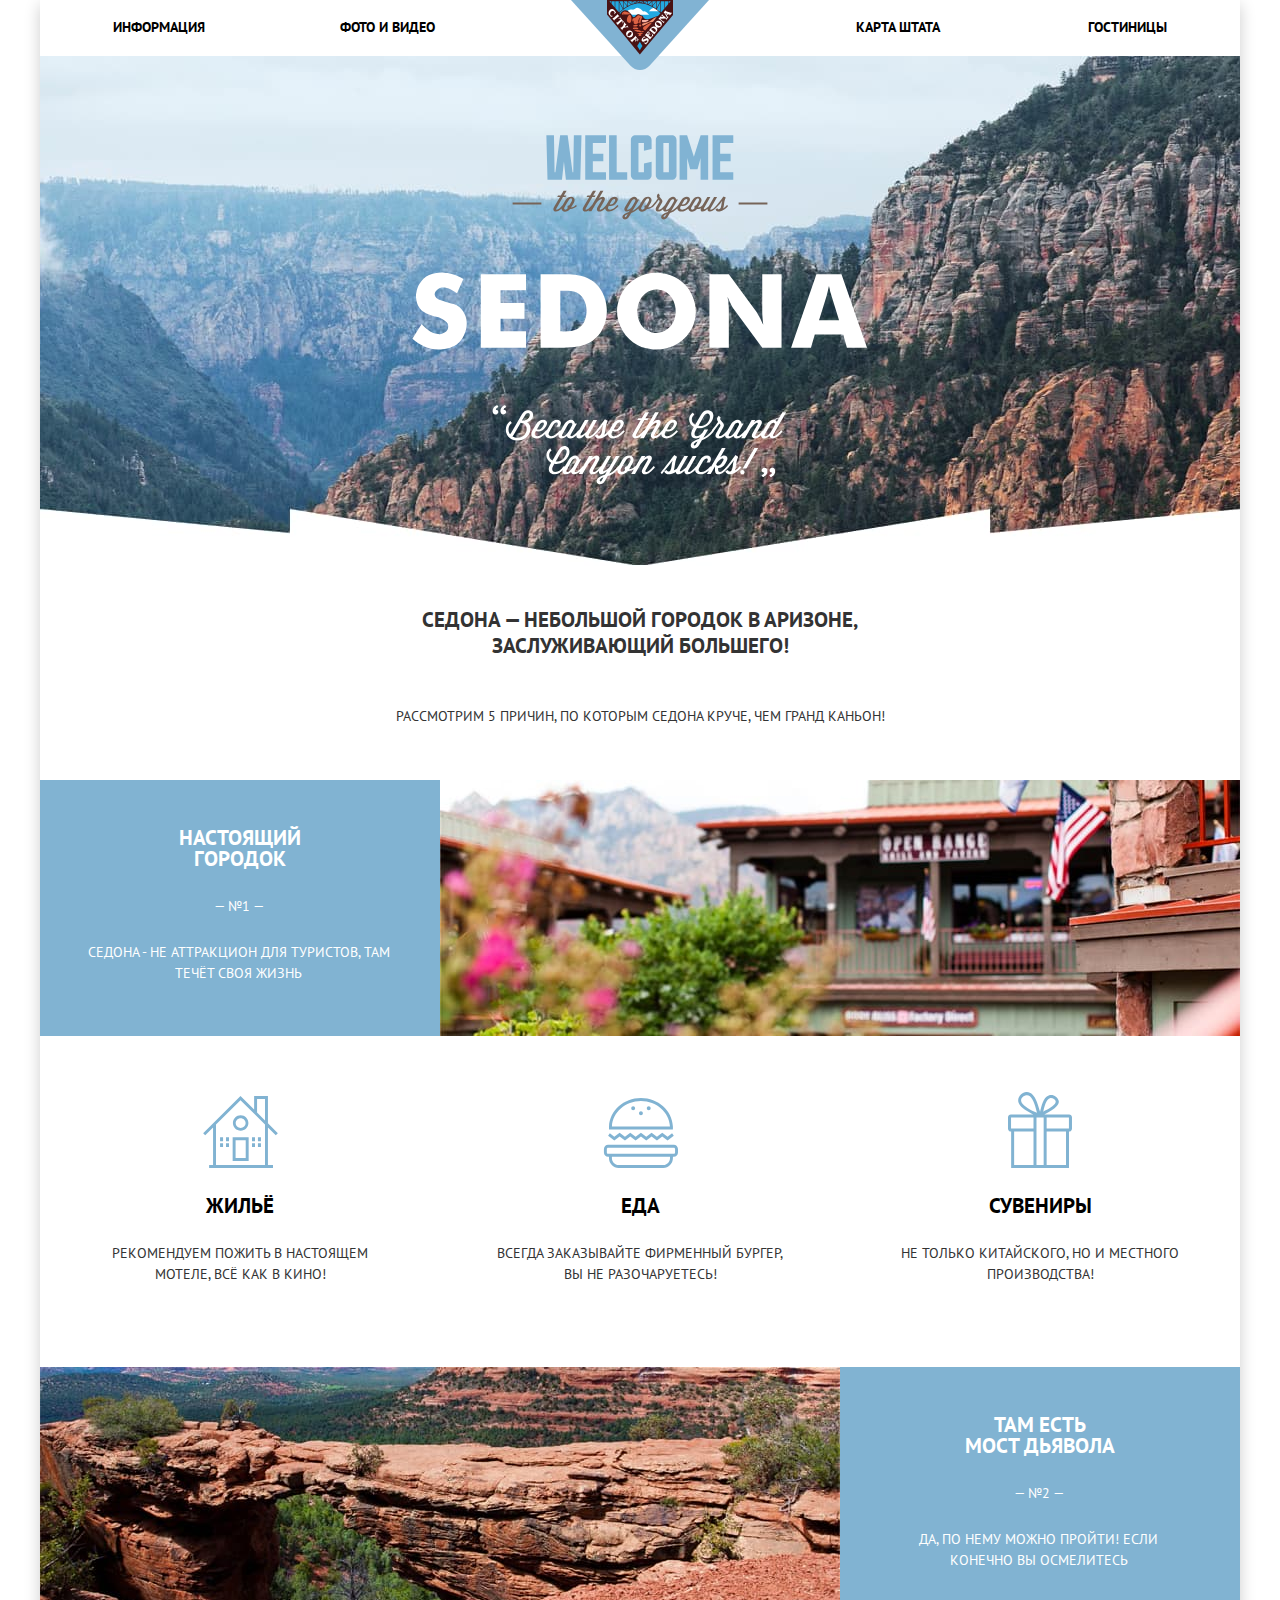
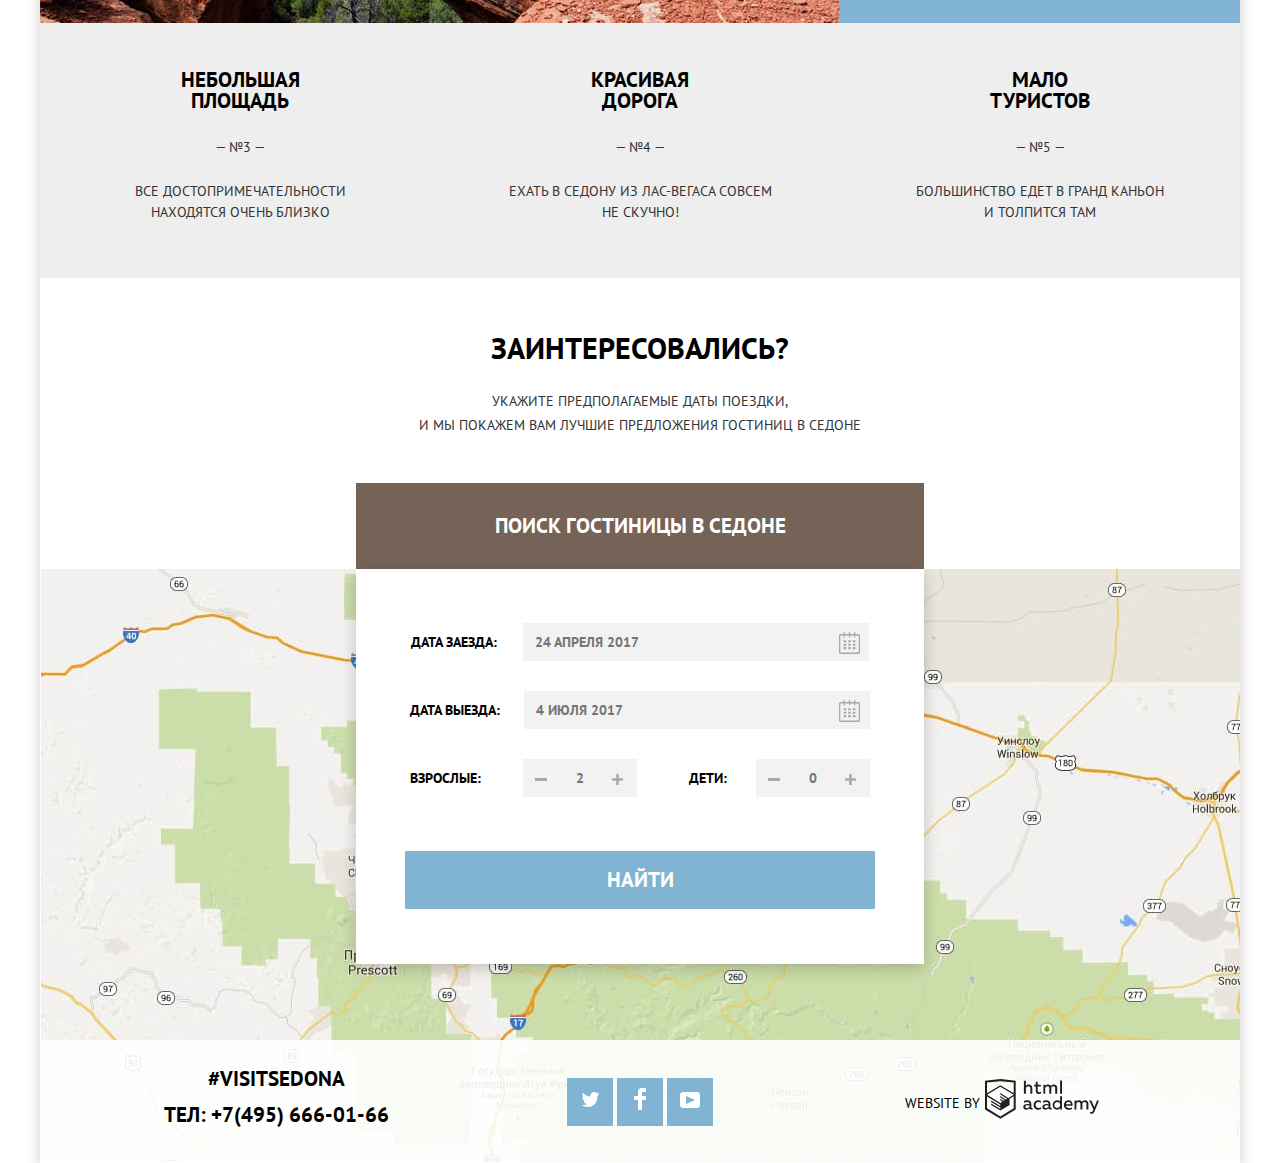
<file: index.html>
<!DOCTYPE html>
<html class="page" lang="ru">
  <head>
    <meta charset="utf-8">
    <title>HTML Academy: Седона</title>
    <link href="favicon.ico" rel="icon">
    <link href="img/favicon/favicon.svg" rel="icon" type="image/svg+xml">
    <link href="img/favicon/apple.png" rel="apple-touch-icon">
    <link href="manifest.webmanifest" rel="manifest">
    <link href="css/normalize.css" rel="stylesheet">
    <link href="css/style.min.css" rel="stylesheet"> 
  </head>

  <body class="page-body">
    
    <header class="main-header">
      <nav class="main-navigation">
        <a class="header-logo-center">
          <img src="img/logo.svg" alt="логотип Седоны" width="138" height="70">
        </a>
        <ul class="site-navigation">
          <li class="item-navigation">
            <a class="link-nav" href="blank.html">Информация</a>
          </li>
          <li class="item-navigation">
            <a class="link-nav" href="blank.html">Фото и видео</a>
          </li>
          <li class="item-navigation">
            <a class="link-nav" href="blank.html">Карта штата</a>
          </li>
          <li class="item-navigation">
            <a class="link-nav" href="catalog.html">Гостиницы</a>
          </li>
        </ul>
      </nav>
    </header>

    <main class="container">

      <section class="features">
        <div class="slide">
          <img class="slick" src="img/welcome-sedona.svg" alt="приветственный текст" width="456" height="350">
          <img src="img/background-with-shape.jpg" alt="слайдер" width="1200" height="510">
        </div>
        <h1 class="features-caption">Седона — небольшой городок в Аризоне,<br>заслуживающий большего!</h1>
        <h2>Рассмотрим 5 причин, по которым Седона круче, чем гранд каньон!</h2>
        <ol class="features-list features-wrapper"> 
          <li class="feature-item feature-item--native-city">
            <div class="feature-block">
              <div class="feature-text">
                <h3>Настоящий<br>городок</h3>
                <p>— №1 —</p>
                <p>Седона - не аттракцион для туристов, там течёт своя жизнь</p>
              </div>   
              <img class="feature-image" src="img/try-house.jpg" alt="традиционный дом" width="800" height="256">
            </div>    
            <ul class="feature-wrapper">
              <li class="feature-item">    
                <img src="img/icon-home.svg" alt="дом" width="75" height="72">
                <h3>Жильё</h3>
                <p>Рекомендуем пожить в настоящем<br> мотеле, всё как в кино!</p>
              </li>
              <li class="feature-item">
                <img src="img/icon-food.svg" alt="бургер" width="75" height="70">
                <h3>Еда</h3>
                <p>Всегда заказывайте фирменный бургер,<br> вы не разочаруетесь!</p>
              </li>
              <li class="feature-item">
                <img src="img/icon-gift.svg" alt="подарок" width="64" height="77"> 
                <h3>Сувениры</h3>
                <p>Не только китайского, но и местного<br> производства!</p>
              </li>
            </ul>
          </li>  
          <li class="feature-item feature-item--reverse">
            <div class="feature-block feature-block--reverse">
              <img class="feature-image" src="img/gorge.jpg" alt="ущелье" width="800" height="256">
              <div class="feature-text">          
                <h3>Там есть<br> Мост дьявола</h3>
                <p>— №2 —</p>
                <p>Да, по нему можно пройти! Если конечно вы осмелитесь</p>
              </div>  
            </div>
          </li>
          <li class="feature-item feature-item--color">
            <h3>небольшая<br> площадь</h3>
            <p>— №3 —</p>
            <p>все достопримечательности<br> находятся очень близко</p>
          </li>
          <li class="feature-item feature-item--color">
            <h3>красивая<br> дорога</h3>
            <p>— №4 —</p>
            <p>ехать в седону из лас-вегаса совсем<br> не скучно!</p>
          </li>
          <li class="feature-item feature-item--color">
            <h3>мало<br> туристов</h3>
            <p>— №5 —</p>
            <p>большинство едет в гранд каньон<br> и толпится там</p>
          </li>              
        </ol>
      </section>

      <section class="search">
        <p class="search-text">Заинтересовались?</p>
        <p class="search-info">Укажите предполагаемые даты поездки,<br> и мы покажем вам лучшие предложения гостиниц в седоне</p>
        <div class="search-form__wrapper">
        <button class="button" type="button">ПОИСК ГОСТИНИЦЫ В СЕДОНЕ</button>
        <form class="search-form" method="POST">
          <div class="search-form__field search-form__date-in">
            <label for="date-in">Дата заезда:</label>
            <input class="search-form__input" type="text" id="date-in" placeholder="24 апреля 2017">
              <button class="calendar calendar-in" type="button">
                <svg width="21" height="23" viewBox="0 0 21 23" fill="none" xmlns="http://www.w3.org/2000/svg">
                <path fill-rule="evenodd" clip-rule="evenodd" d="M16.406 3.02498H19.251C20.217 3.02498 21 3.84698 21 4.86198V21.164C21 22.179 20.217 23 19.251 23H1.75C0.784 23 0 22.179 0 21.164V4.86198C0 3.84698 0.784 3.02498 1.75 3.02498H4.593V1.64798C4.593 1.26698 4.887 0.958984 5.25 0.958984C5.612 0.958984 5.906 1.26698 5.906 1.64798V3.02498H9.844V1.64798C9.844 1.26698 10.138 0.958984 10.501 0.958984C10.862 0.958984 11.156 1.26698 11.156 1.64798V3.02498H15.094V1.64798C15.094 1.26698 15.387 0.958984 15.75 0.958984C16.112 0.958984 16.406 1.26698 16.406 1.64798V3.02498ZM19.5646 21.484C19.6466 21.3979 19.691 21.2828 19.688 21.164H19.689V4.86198C19.689 4.60898 19.493 4.40298 19.252 4.40298H16.407V5.78098C16.407 6.16198 16.113 6.46998 15.751 6.46998C15.388 6.46998 15.095 6.16198 15.095 5.78098V4.40298H11.157V5.78098C11.157 6.16198 10.863 6.46998 10.502 6.46998C10.139 6.46998 9.845 6.16198 9.845 5.78098V4.40298H5.907V5.78098C5.907 6.16198 5.613 6.46998 5.251 6.46998C4.888 6.46998 4.594 6.16198 4.594 5.78098V4.40298H1.75C1.50263 4.40953 1.30696 4.61458 1.312 4.86198V21.164C1.30696 21.4114 1.50263 21.6164 1.75 21.623H19.251C19.3698 21.6201 19.4826 21.5701 19.5646 21.484Z" fill="#A9A9A9"/>
                <path fill-rule="evenodd" clip-rule="evenodd" d="M4.59399 9.2251H7.21899V11.2911H4.59399V9.2251ZM4.59399 12.6681H7.21899V14.7351H4.59399V12.6681ZM7.21899 16.1121H4.59399V18.1781H7.21899V16.1121ZM9.18799 16.1121H11.813V18.1781H9.18799V16.1121ZM11.813 12.6681H9.18799V14.7351H11.813V12.6681ZM9.18799 9.2251H11.813V11.2911H9.18799V9.2251ZM16.406 16.1121H13.781V18.1781H16.406V16.1121ZM13.781 12.6681H16.406V14.7351H13.781V12.6681ZM16.406 9.2251H13.781V11.2911H16.406V9.2251Z" fill="#A9A9A9"/>
                </svg>              
              </button>
          </div>  
          <div class="search-form__field search-form__date-out">
            <label for="date-out">Дата выезда:</label>
            <input class="search-form__input" type="text" id="date-out" placeholder="4 июля 2017">
              <button class="calendar calendar-out" type="button">
                <svg width="21" height="23" viewBox="0 0 21 23" fill="none" xmlns="http://www.w3.org/2000/svg">
                <path fill-rule="evenodd" clip-rule="evenodd" d="M16.406 3.02498H19.251C20.217 3.02498 21 3.84698 21 4.86198V21.164C21 22.179 20.217 23 19.251 23H1.75C0.784 23 0 22.179 0 21.164V4.86198C0 3.84698 0.784 3.02498 1.75 3.02498H4.593V1.64798C4.593 1.26698 4.887 0.958984 5.25 0.958984C5.612 0.958984 5.906 1.26698 5.906 1.64798V3.02498H9.844V1.64798C9.844 1.26698 10.138 0.958984 10.501 0.958984C10.862 0.958984 11.156 1.26698 11.156 1.64798V3.02498H15.094V1.64798C15.094 1.26698 15.387 0.958984 15.75 0.958984C16.112 0.958984 16.406 1.26698 16.406 1.64798V3.02498ZM19.5646 21.484C19.6466 21.3979 19.691 21.2828 19.688 21.164H19.689V4.86198C19.689 4.60898 19.493 4.40298 19.252 4.40298H16.407V5.78098C16.407 6.16198 16.113 6.46998 15.751 6.46998C15.388 6.46998 15.095 6.16198 15.095 5.78098V4.40298H11.157V5.78098C11.157 6.16198 10.863 6.46998 10.502 6.46998C10.139 6.46998 9.845 6.16198 9.845 5.78098V4.40298H5.907V5.78098C5.907 6.16198 5.613 6.46998 5.251 6.46998C4.888 6.46998 4.594 6.16198 4.594 5.78098V4.40298H1.75C1.50263 4.40953 1.30696 4.61458 1.312 4.86198V21.164C1.30696 21.4114 1.50263 21.6164 1.75 21.623H19.251C19.3698 21.6201 19.4826 21.5701 19.5646 21.484Z" fill="#A9A9A9"/>
                <path fill-rule="evenodd" clip-rule="evenodd" d="M4.59399 9.2251H7.21899V11.2911H4.59399V9.2251ZM4.59399 12.6681H7.21899V14.7351H4.59399V12.6681ZM7.21899 16.1121H4.59399V18.1781H7.21899V16.1121ZM9.18799 16.1121H11.813V18.1781H9.18799V16.1121ZM11.813 12.6681H9.18799V14.7351H11.813V12.6681ZM9.18799 9.2251H11.813V11.2911H9.18799V9.2251ZM16.406 16.1121H13.781V18.1781H16.406V16.1121ZM13.781 12.6681H16.406V14.7351H13.781V12.6681ZM16.406 9.2251H13.781V11.2911H16.406V9.2251Z" fill="#A9A9A9"/>
                </svg>              
              </button>
            </div>
            <div class="old">
              <label for="old">Взрослые:</label>
              <input class="search-form__input input-people" type="text" id="old" placeholder="2">
                <button class="add add-minus-old" type="button">
                  <svg width="12" height="3" viewBox="0 0 12 3" fill="none" xmlns="http://www.w3.org/2000/svg">
                    <rect width="12" height="3" fill="#A9A9A9"/>
                    </svg>                
                </button>
                <button class="add add-plus-old" type="button">
                  <svg width="11" height="11" viewBox="0 0 11 11" fill="none" xmlns="http://www.w3.org/2000/svg">
                  <path fill-rule="evenodd" clip-rule="evenodd" d="M4.23086 6.76932V11H6.76932V6.76932H11V4.23086H6.76932V0H4.23085V4.23086H0V6.76932H4.23086Z" fill="#A9A9A9"/>
                  </svg>                
                </button>
            </div>   
            <div class="child">
              <label for="child">Дети:</label>
              <input class="search-form__input input-people" type="text" id="child" placeholder="0">
                <button class="add add-minus-child" type="button">
                  <svg width="12" height="3" viewBox="0 0 12 3" fill="none" xmlns="http://www.w3.org/2000/svg">
                  <rect width="12" height="3" fill="#A9A9A9"/>
                  </svg> 
                </button>
                <button class="add add-plus-child" type="button">
                  <svg width="11" height="11" viewBox="0 0 11 11" fill="none" xmlns="http://www.w3.org/2000/svg">
                  <path fill-rule="evenodd" clip-rule="evenodd" d="M4.23086 6.76932V11H6.76932V6.76932H11V4.23086H6.76932V0H4.23085V4.23086H0V6.76932H4.23086Z" fill="#A9A9A9"/>
                  </svg>                
                </button> 
              </div>
            <button class="search-form__button" type="submit">Найти</button>
        </form>
        </div>
        <img src="img/map.jpg" alt="карта" width="1199" height="594">
      </section>

      </main>
      
      <footer class="footer">
        <div class="footer-container">
          <div class="footer-contacts">
            <h3 class="visually-hidden">Контакты</h3>
            <p>#visitSEDONA</p>
            <p>ТЕЛ:<a class="footer-phone" href="tel:+74956660166"> +7(495) 666-01-66</a></p>
          </div>
        <div class="footer-social">
          <a class="social-button" href="https://twitter.com">
            <img src="img/icon-twitter.svg"  alt="twitter" width="17" height="15"> 
          </a>
          <a class="social-button" href="https://facebook.com">
            <img src="img/icon-fb.svg"  alt="facebook" width="12" height="22">
          </a>
          <a class="social-button" href="https://youtube.com">
            <img src="img/icon-youtube.svg"  alt="youtube" width="20" height="16">
          </a>
        </div>  
        <p class="footer-copyright">
          <span class="footer-logo__wrapper">Website by
            <a class="footer-logo" href="https://htmlacademy.ru/intensive/htmlcss">
              <svg width="115" height="41" viewBox="0 0 115 41" fill="none" xmlns="http://www.w3.org/2000/svg">
                <path fill-rule="evenodd" clip-rule="evenodd" d="M15.5197 1.05737H15.3509L0 2.71895V31.4945L15.3509 40.8382L30.7018 31.4945V2.71895L15.5197 1.05737ZM77.0183 2.62185H75.0876V15.7311H77.0183V2.62185ZM40.8619 2.63264V7.76843C41.6131 6.9864 42.6386 6.5436 43.7105 6.53843C44.6823 6.47908 45.6329 6.84495 46.3253 7.54479C47.0177 8.24462 47.3866 9.21244 47.3399 10.2068V15.7634H45.367V10.4658C45.4231 9.94897 45.2754 9.43059 44.9566 9.02553C44.6377 8.62047 44.174 8.36218 43.6683 8.3079H43.3518C42.3456 8.36979 41.4321 8.9295 40.9041 9.80764V15.7634H38.8995V2.63264H40.8619ZM77.0183 31.4837H75.2775V30.0595C74.4828 31.1353 73.23 31.7538 71.9119 31.7211C69.4751 31.5528 67.5825 29.4822 67.5825 26.9845C67.5825 24.4867 69.4751 22.4162 71.9119 22.2479C73.1195 22.2052 74.2818 22.7203 75.0771 23.6505V18.3205H77.0183V31.4837ZM47.0656 30.0595C47.263 30.0515 47.4583 30.0152 47.6459 29.9516V31.3866C47.2482 31.5404 46.826 31.6172 46.4009 31.6132C45.6482 31.6769 44.9394 31.2429 44.639 30.5342C43.7036 31.31 42.5302 31.7227 41.3261 31.6995C39.733 31.6995 38.256 30.804 38.256 28.9482C38.256 26.65 40.3661 25.9379 42.1702 25.9379C42.9402 25.9505 43.707 26.0408 44.4596 26.2076V25.884C44.4596 24.805 43.6578 23.9742 42.1491 23.9742C41.0585 23.9764 39.9804 24.2116 38.9839 24.6647V22.8305C40.0678 22.451 41.204 22.2506 42.3495 22.2371C44.8394 22.2371 46.3693 23.4455 46.3693 26.1753V29.4121C46.3546 29.5668 46.401 29.721 46.4981 29.8406C46.5951 29.9601 46.7349 30.035 46.8862 30.0487H47.0656V30.0595ZM40.2711 28.8403C40.298 29.229 40.4761 29.5905 40.7655 29.844C41.055 30.0974 41.4317 30.2217 41.8115 30.189H41.9275C42.8819 30.1906 43.7973 29.8022 44.4702 29.11V27.5779C43.842 27.4414 43.2026 27.3655 42.5605 27.3513C41.5055 27.3513 40.2817 27.7074 40.2817 28.8403H40.2711ZM56.0229 22.9384C55.1962 22.4632 54.2596 22.2246 53.3115 22.2479H52.9422C51.7332 22.2873 50.5891 22.8166 49.7619 23.7192C48.9347 24.6218 48.4923 25.8236 48.5321 27.06V27.5024C48.6957 30.0004 50.805 31.8921 53.2482 31.7318C54.2519 31.7555 55.2477 31.5452 56.1601 31.1168V29.2718C55.3769 29.7215 54.4945 29.9591 53.5963 29.9624C52.5199 30.0288 51.4963 29.4793 50.9385 28.5356C50.3806 27.5918 50.3806 26.4095 50.9385 25.4658C51.4963 24.522 52.5199 23.9725 53.5963 24.039C54.461 24.0357 55.3066 24.2989 56.0229 24.7942V22.9384ZM66.1514 30.0595C66.3488 30.0515 66.5441 30.0152 66.7317 29.9516V31.3866C66.334 31.5404 65.9118 31.6172 65.4867 31.6132C64.734 31.6769 64.0252 31.2429 63.7248 30.5342C62.7894 31.31 61.616 31.7227 60.4119 31.6995C58.8188 31.6995 57.3417 30.804 57.3417 28.9482C57.3417 26.65 59.4518 25.9379 61.256 25.9379C62.0259 25.9505 62.7928 26.0408 63.5454 26.2076V25.884C63.5454 24.805 62.7436 23.9742 61.2349 23.9742C60.1443 23.9764 59.0662 24.2116 58.0697 24.6647V22.8305C59.1536 22.451 60.2897 22.2506 61.4353 22.2371C63.9252 22.2371 65.455 23.4455 65.455 26.1753V29.4121C65.4404 29.5668 65.4868 29.721 65.5838 29.8406C65.6809 29.9601 65.8207 30.035 65.972 30.0487H66.1514V30.0595ZM59.855 29.8481C59.5632 29.5943 59.3837 29.2311 59.3569 28.8403H59.378C59.378 27.7074 60.5385 27.3513 61.6569 27.3513C62.299 27.3655 62.9383 27.4414 63.5665 27.5779V29.11C62.8937 29.8022 61.9782 30.1906 61.0239 30.189H60.9078C60.5263 30.2247 60.1469 30.1019 59.855 29.8481ZM69.3271 26.9305C69.3271 25.2859 70.6308 23.9526 72.239 23.9526L72.2601 24.0066C73.4742 24.0066 74.5742 24.7382 75.0665 25.8732V28.0311C74.5856 29.1871 73.4673 29.9296 72.239 29.9084C70.6308 29.9084 69.3271 28.5752 69.3271 26.9305ZM83.3486 22.2479C86.8408 22.2479 88.0541 25.1395 87.4844 27.7397H80.922C81.1436 29.3582 82.6839 30.0163 84.2876 30.0163C85.2509 30.0196 86.2027 29.8021 87.0729 29.3797V31.1061C86.0736 31.5421 84.9939 31.7519 83.9078 31.7211C81.2385 31.7211 78.8963 30.189 78.8963 26.9521C78.8362 25.7502 79.2482 24.5736 80.0408 23.6841C80.8334 22.7945 81.9408 22.2658 83.1165 22.2155H83.3486V22.2479ZM80.8693 26.1753C80.9704 24.8237 82.1216 23.8104 83.4436 23.9095H83.4858C84.1064 23.8531 84.7196 24.08 85.1612 24.5295C85.6028 24.979 85.8275 25.6051 85.7752 26.24H80.8693V26.1753ZM89.489 31.4621V22.4961H91.2298V23.575C91.9777 22.7197 93.041 22.2229 94.1628 22.2047C95.2951 22.1328 96.3712 22.7163 96.9482 23.7153C97.7407 22.8335 98.8477 22.3161 100.018 22.2803C100.952 22.2327 101.859 22.6011 102.507 23.2901C103.154 23.9792 103.478 24.9213 103.394 25.8732V31.4837H101.39V25.9271C101.437 25.4734 101.306 25.0191 101.024 24.6647C100.743 24.3104 100.336 24.0852 99.8917 24.039H99.6174C98.7512 24.0941 97.9525 24.536 97.4335 25.2474V31.4837H95.4289V25.9271C95.4728 25.47 95.3357 25.0139 95.0481 24.6611C94.7606 24.3082 94.3467 24.088 93.8991 24.0497H93.6881C92.7466 24.1344 91.8915 24.6449 91.3564 25.4416V31.5161H89.5312L89.489 31.4621ZM113.977 22.4745H111.972L109.324 29.2718L106.306 22.4853H104.196L108.417 31.5484L108.237 32.0016C107.72 33.3611 107.003 34.0516 106.053 34.0516C105.75 34.0548 105.447 34.0112 105.156 33.9221V35.6161C105.536 35.7125 105.926 35.7632 106.317 35.7671C107.646 35.7671 108.902 35.0226 109.851 32.6813L113.977 22.4745ZM52.689 6.78658V3.54974L50.7266 4.01369V6.73264H49.144V8.49132H50.7899V12.9905C50.7231 13.817 51.0244 14.6301 51.61 15.2038C52.1955 15.7775 53.0028 16.0505 53.8073 15.9468C54.5996 15.9535 55.3875 15.8259 56.139 15.5692V13.8429C55.5727 14.0781 54.9672 14.199 54.356 14.199C53.2165 14.199 52.689 13.8105 52.689 12.6237V8.5129H55.8541V6.78658H52.689ZM58.3862 15.7526V6.75421H60.1376V7.83316C60.8811 6.97655 61.9403 6.476 63.0601 6.45211C64.1624 6.38099 65.2146 6.93142 65.8032 7.88711C66.5958 7.00534 67.7028 6.48794 68.8734 6.45211C69.8138 6.41462 70.7233 6.79859 71.364 7.50353C72.0046 8.20846 72.3126 9.16418 72.2073 10.1205V15.7418H70.2028V10.1853C70.2499 9.73151 70.1184 9.27721 69.8373 8.92287C69.5561 8.56853 69.1485 8.34334 68.7046 8.29711H68.4619C67.5957 8.35228 66.797 8.7942 66.278 9.50553V15.7418H64.2734V10.1853C64.3206 9.73151 64.1891 9.27721 63.9079 8.92287C63.6268 8.56853 63.2191 8.34334 62.7752 8.29711H62.5326C61.5911 8.38181 60.736 8.89229 60.2009 9.68895V15.7634H58.3862V15.7526ZM28.6972 30.3033L28.7078 30.2968L28.6972 30.3184V30.3033ZM28.6972 18.3205V30.3033L15.3509 38.4321L2.00459 30.3184V18.5147L15.2876 26.6068V28.0311L6.18257 22.5284V23.9418L15.3404 29.5632V31.0629L6.19312 25.4955V26.9521L15.3509 32.5734L24.5826 26.9197V20.8129L28.6972 18.3205ZM28.7078 16.7776L25.0362 18.9355L23.3482 20.0145L15.3087 15.0837V16.4971L22.156 20.7266L22.0083 20.8237L20.9532 21.4063L15.2876 17.9537V19.3995L19.761 22.1184L18.706 22.8413L15.3298 20.7913V22.2047L17.5454 23.5426L15.2982 24.9021L2.11009 16.864L15.3087 8.72869L28.7078 16.7776ZM15.2876 7.27211L28.7078 15.3534V4.56395L15.3615 3.12895L2.01514 4.56395V15.3534L15.2876 7.27211Z" fill="#231F20"/>
              </svg> 
            </a>
          </span> 
        </p>
        </div>  
      </footer>
  
  </body>
</html>
</file>
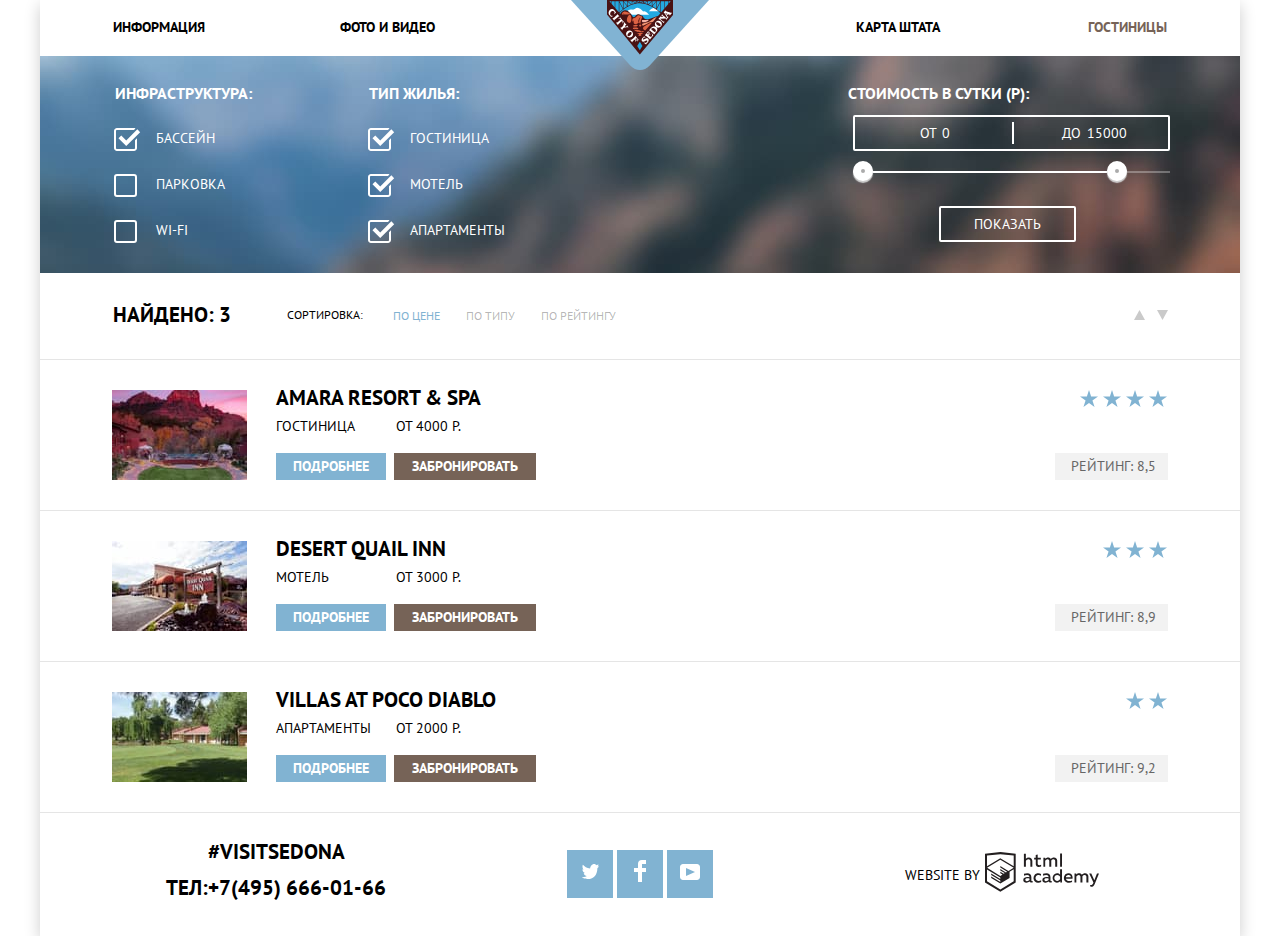
<file: catalog.html>
<!DOCTYPE html>
<html class="page" lang="ru">
  <head>
    <meta charset="utf-8">
    <title>Каталог</title>
    <link href="favicon.ico" rel="icon">
    <link href="img/favicon/favicon.svg" rel="icon" type="image/svg+xml">
    <link href="img/favicon/apple.png" rel="apple-touch-icon">
    <link href="manifest.webmanifest" rel="manifest">
    <link href="css/normalize.css" rel="stylesheet">
    <link href="css/style.min.css" rel="stylesheet">  
  </head>

  <body class="page-body">
    
    <header class="main-header">      
      <nav class="main-navigation">
        <a class="header-logo-center" href="index.html">
          <img src="img/logo.svg" alt="логотип Седоны" width="138" height="70">
        </a>
        <ul class="site-navigation">
          <li class="item-navigation">
            <a class="link-nav" href="blank.html">Информация</a>
          </li>
          <li class="item-navigation">
            <a class="link-nav" href="blank.html">Фото и видео</a>
          </li>
          <li class="item-navigation">
            <a class="link-nav" href="blank.html">Карта штата</a>
          </li>
          <li class="item-navigation">
            <a class="link-nav current" href="#">Гостиницы</a>
          </li>
        </ul>
      </nav>
    </header>

    <main class="container">

    <section class="filters">
      <form class="filters-form" method="GET" action="https://echo.htmlacademy.ru/">
        <fieldset class="filters-form__name">
          <legend class="filters-form__legend">Инфраструктура:</legend>
          <ul>
            <li class="filters-form__block">
              <input class="filters-form__input visually-hidden" type="checkbox"  name="swpool" id="swpool" checked>
              <label class="filters-form__item" for="swpool">Бассейн</label>
            </li>
            <li class="filters-form__block">  
              <input class="filters-form__input visually-hidden" type="checkbox" name="parking" id="parking">
              <label class="filters-form__item" for="parking">Парковка</label>
            </li>
            <li class="filters-form__block">  
              <input class="filters-form__input visually-hidden" type="checkbox" name="wifi" id="wifi">
              <label class="filters-form__item" for="wifi">Wi-Fi</label>
            </li>
          </ul> 
        </fieldset>
        <fieldset class="filters-form__name">
          <legend class="filters-form__legend">Тип жилья:</legend>
          <ul>
            <li class="filters-form__block">
              <input class="filters-form__input visually-hidden" type="checkbox"  name="hotel" id="hotel" checked>
              <label class="filters-form__item" for="hotel">Гостиница</label>
            </li>
            <li class="filters-form__block">
              <input class="filters-form__input visually-hidden" type="checkbox" name="motel" id="motel" checked>
              <label class="filters-form__item" for="motel">Мотель</label>
            </li>
            <li class="filters-form__block">
              <input class="filters-form__input visually-hidden" type="checkbox" name="apart" id="apart" checked>
              <label class="filters-form__item" for="apart">Апартаменты</label>
            </li>
          </ul>
        </fieldset>
        <fieldset class="filters-form__name range">
          <legend class="filters-form__legend">Стоимость в сутки (Р):</legend>
            <div class="range-filter">
              <div class="price-controls">
                <label class="min-price">
                  от <input class="filters-form__input_number" type="text" name="min-price" value="0">
                </label>
                <label class="max-price">
                  до <input class="filters-form__input_number" type="text" name="max-price" value="15000">
                </label>
              </div>
              <div class="range-controls">
                <div class="scale">
                  <div class="bar"></div>
                </div>
                <div class="toggle toggle-min" tabindex="0"></div>
                <div class="toggle toggle-max" tabindex="0"></div>
                <button class="filters-button" type="submit">Показать</button>
              </div>
            </div>
        </fieldset>
      </form>
    </section>

    <section class="result-search">
      <div class="result-search-container">
        <h2 class="result-search__caption">Найдено: 3</h2>
        <p class="result-search__text">Сортировка:</p>
          <ul class="select-list">
            <li class="select-item"><a class="select-item__link current">По цене</a></li>
            <li class="select-item"><a class="select-item__link" href="#">По типу</a></li>
            <li class="select-item"><a class="select-item__link" href="#">По рейтингу</a></li>
          </ul>
        <p class="result-serch-button__block">  
          <button type="button" class="select-list-control up">
            <svg width="11" height="10" viewBox="0 0 11 10" fill="none" xmlns="http://www.w3.org/2000/svg">
            <path d="M5.5 0L0 10H11L5.5 0Z" fill="#CACACA"/>
            </svg>
          </button>
          <button type="button" class="select-list-control down">  
            <svg width="11" height="10" viewBox="0 0 11 10" fill="none" xmlns="http://www.w3.org/2000/svg">
            <path d="M5.5 10L0 0H11" fill="#CACACA"/>
            </svg>              
          </button>
        </p>  
      </div>              
          <ul class="result-search-list">
            <li class="result-search-item">
              <img src="img/hotel-1.jpg" alt="отель" width="135" height="90">
              <div class="result-search-item__wrapper">
                <div class="wrp">
                  <h3><a class="item-link" href="">Amara Resort & Spa</a></h3>
                  <div class="price-wrap"> 
                    <span>Гостиница</span>
                    <span>От 4000 Р.</span>
                    <span class="visually-hidden">4 звезды</span>
                  </div> 
                  <div class="buttons-wrap">
                    <a class="result-search-link" href="#">Подробнее</a>
                    <button class="result-search-button" type="button">Забронировать</button>
                  </div>
                </div>
                <div class="result-search-rating">   
                  <div class="stars">
                  <svg width="19" height="17" viewBox="0 0 19 17" fill="none" xmlns="http://www.w3.org/2000/svg">
                    <path d="M9.002 0L11.128 6.494H18.005L12.441 10.506L14.566 17L9.002 12.987L3.438 17L5.564 10.506L0 6.494H6.878L9.002 0Z" fill="#81B3D2"/>
                  </svg>                        
                  <svg width="19" height="17" viewBox="0 0 19 17" fill="none" xmlns="http://www.w3.org/2000/svg">
                    <path d="M9.002 0L11.128 6.494H18.005L12.441 10.506L14.566 17L9.002 12.987L3.438 17L5.564 10.506L0 6.494H6.878L9.002 0Z" fill="#81B3D2"/>
                  </svg>
                  <svg width="19" height="17" viewBox="0 0 19 17" fill="none" xmlns="http://www.w3.org/2000/svg">
                    <path d="M9.002 0L11.128 6.494H18.005L12.441 10.506L14.566 17L9.002 12.987L3.438 17L5.564 10.506L0 6.494H6.878L9.002 0Z" fill="#81B3D2"/>
                  </svg>
                  <svg width="19" height="17" viewBox="0 0 19 17" fill="none" xmlns="http://www.w3.org/2000/svg">
                    <path d="M9.002 0L11.128 6.494H18.005L12.441 10.506L14.566 17L9.002 12.987L3.438 17L5.564 10.506L0 6.494H6.878L9.002 0Z" fill="#81B3D2"/>
                  </svg>                        
                  </div>                
                  <span class="result-search-rate">Рейтинг: 8,5</span>
                </div>
              </div>    
            </li>
            <li class="result-search-item">
              <img src="img/hotel-2.jpg" alt="отель" width="135" height="90">
              <div class="result-search-item__wrapper">
                <div class="wrp">
                  <h3><a class="item-link" href="">Desert Quail Inn</a></h3>
                  <div class="price-wrap">
                    <span>Мотель</span>
                    <span>От 3000 Р.</span>
                    <span class="visually-hidden">3 звезды</span>
                  </div> 
                  <div class="buttons-wrap">
                    <a class="result-search-link" href="#">Подробнее</a>
                    <button class="result-search-button" type="button">Забронировать</button>
                  </div>
                </div>
                <div class="result-search-rating">  
                  <div class="stars">
                  <svg width="19" height="17" viewBox="0 0 19 17" fill="none" xmlns="http://www.w3.org/2000/svg">
                    <path d="M9.002 0L11.128 6.494H18.005L12.441 10.506L14.566 17L9.002 12.987L3.438 17L5.564 10.506L0 6.494H6.878L9.002 0Z" fill="#81B3D2"/>
                  </svg>
                  <svg width="19" height="17" viewBox="0 0 19 17" fill="none" xmlns="http://www.w3.org/2000/svg">
                    <path d="M9.002 0L11.128 6.494H18.005L12.441 10.506L14.566 17L9.002 12.987L3.438 17L5.564 10.506L0 6.494H6.878L9.002 0Z" fill="#81B3D2"/>
                  </svg>
                  <svg width="19" height="17" viewBox="0 0 19 17" fill="none" xmlns="http://www.w3.org/2000/svg">
                    <path d="M9.002 0L11.128 6.494H18.005L12.441 10.506L14.566 17L9.002 12.987L3.438 17L5.564 10.506L0 6.494H6.878L9.002 0Z" fill="#81B3D2"/>
                  </svg>  
                  </div>
                  <div class="result-search-rate">Рейтинг: 8,9</div>
                </div>
              </div>
            </li>
            <li class="result-search-item">
              <img src="img/hotel-3.jpg" alt="отель" width="135" height="90">
              <div class="result-search-item__wrapper">
                <div class="wrp">
                  <h3><a class="item-link" href="">Villas at Poco Diablo</a></h3>
                  <div class="price-wrap">
                    <span>Апартаменты</span>
                    <span>От 2000 Р.</span>
                    <span class="visually-hidden">2 звезды</span>
                  </div>   
                  <div class="buttons-wrap">
                    <a class="result-search-link" href="#">Подробнее</a>
                    <button class="result-search-button" type="button">Забронировать</button>
                  </div>
                </div>
                <div class="result-search-rating">
                  <div class="stars">
                    <svg width="19" height="17" viewBox="0 0 19 17" fill="none" xmlns="http://www.w3.org/2000/svg">
                      <path d="M9.002 0L11.128 6.494H18.005L12.441 10.506L14.566 17L9.002 12.987L3.438 17L5.564 10.506L0 6.494H6.878L9.002 0Z" fill="#81B3D2"/>
                    </svg>
                    <svg width="19" height="17" viewBox="0 0 19 17" fill="none" xmlns="http://www.w3.org/2000/svg">
                        <path d="M9.002 0L11.128 6.494H18.005L12.441 10.506L14.566 17L9.002 12.987L3.438 17L5.564 10.506L0 6.494H6.878L9.002 0Z" fill="#81B3D2"/>
                    </svg>
                  </div>
                  <div class="result-search-rate">Рейтинг: 9,2</div>
                </div>
              </div>
            </li>
          </ul>
    </section>

    </main>

    <footer class="footer footer-page">
      <div class="footer-container">
        <div class="footer-contacts">
          <h3 class="visually-hidden">Контакты</h3>
          <p>#visitSEDONA</p>
          <p>ТЕЛ:<a class="footer-phone" href="tel:+74956660166">+7(495) 666-01-66</a></p>
        </div>
      <div class="footer-social">
        <a class="social-button" href="https://twitter.com">
          <img src="img/icon-twitter.svg"  alt="twitter" width="17" height="15"> 
        </a>
        <a class="social-button" href="https://facebook.com">
          <img src="img/icon-fb.svg"  alt="facebook" width="12" height="22">
        </a>
        <a class="social-button" href="https://youtube.com">
          <img src="img/icon-youtube.svg"  alt="youtube" width="20" height="16">
        </a>
      </div>  
      <p class="footer-copyright">
        <span class="footer-logo__wrapper">Website by
          <a class="footer-logo" href="https://htmlacademy.ru/intensive/htmlcss">
            <svg width="115" height="41" viewBox="0 0 115 41" fill="none" xmlns="http://www.w3.org/2000/svg">
              <path fill-rule="evenodd" clip-rule="evenodd" d="M15.5197 1.05737H15.3509L0 2.71895V31.4945L15.3509 40.8382L30.7018 31.4945V2.71895L15.5197 1.05737ZM77.0183 2.62185H75.0876V15.7311H77.0183V2.62185ZM40.8619 2.63264V7.76843C41.6131 6.9864 42.6386 6.5436 43.7105 6.53843C44.6823 6.47908 45.6329 6.84495 46.3253 7.54479C47.0177 8.24462 47.3866 9.21244 47.3399 10.2068V15.7634H45.367V10.4658C45.4231 9.94897 45.2754 9.43059 44.9566 9.02553C44.6377 8.62047 44.174 8.36218 43.6683 8.3079H43.3518C42.3456 8.36979 41.4321 8.9295 40.9041 9.80764V15.7634H38.8995V2.63264H40.8619ZM77.0183 31.4837H75.2775V30.0595C74.4828 31.1353 73.23 31.7538 71.9119 31.7211C69.4751 31.5528 67.5825 29.4822 67.5825 26.9845C67.5825 24.4867 69.4751 22.4162 71.9119 22.2479C73.1195 22.2052 74.2818 22.7203 75.0771 23.6505V18.3205H77.0183V31.4837ZM47.0656 30.0595C47.263 30.0515 47.4583 30.0152 47.6459 29.9516V31.3866C47.2482 31.5404 46.826 31.6172 46.4009 31.6132C45.6482 31.6769 44.9394 31.2429 44.639 30.5342C43.7036 31.31 42.5302 31.7227 41.3261 31.6995C39.733 31.6995 38.256 30.804 38.256 28.9482C38.256 26.65 40.3661 25.9379 42.1702 25.9379C42.9402 25.9505 43.707 26.0408 44.4596 26.2076V25.884C44.4596 24.805 43.6578 23.9742 42.1491 23.9742C41.0585 23.9764 39.9804 24.2116 38.9839 24.6647V22.8305C40.0678 22.451 41.204 22.2506 42.3495 22.2371C44.8394 22.2371 46.3693 23.4455 46.3693 26.1753V29.4121C46.3546 29.5668 46.401 29.721 46.4981 29.8406C46.5951 29.9601 46.7349 30.035 46.8862 30.0487H47.0656V30.0595ZM40.2711 28.8403C40.298 29.229 40.4761 29.5905 40.7655 29.844C41.055 30.0974 41.4317 30.2217 41.8115 30.189H41.9275C42.8819 30.1906 43.7973 29.8022 44.4702 29.11V27.5779C43.842 27.4414 43.2026 27.3655 42.5605 27.3513C41.5055 27.3513 40.2817 27.7074 40.2817 28.8403H40.2711ZM56.0229 22.9384C55.1962 22.4632 54.2596 22.2246 53.3115 22.2479H52.9422C51.7332 22.2873 50.5891 22.8166 49.7619 23.7192C48.9347 24.6218 48.4923 25.8236 48.5321 27.06V27.5024C48.6957 30.0004 50.805 31.8921 53.2482 31.7318C54.2519 31.7555 55.2477 31.5452 56.1601 31.1168V29.2718C55.3769 29.7215 54.4945 29.9591 53.5963 29.9624C52.5199 30.0288 51.4963 29.4793 50.9385 28.5356C50.3806 27.5918 50.3806 26.4095 50.9385 25.4658C51.4963 24.522 52.5199 23.9725 53.5963 24.039C54.461 24.0357 55.3066 24.2989 56.0229 24.7942V22.9384ZM66.1514 30.0595C66.3488 30.0515 66.5441 30.0152 66.7317 29.9516V31.3866C66.334 31.5404 65.9118 31.6172 65.4867 31.6132C64.734 31.6769 64.0252 31.2429 63.7248 30.5342C62.7894 31.31 61.616 31.7227 60.4119 31.6995C58.8188 31.6995 57.3417 30.804 57.3417 28.9482C57.3417 26.65 59.4518 25.9379 61.256 25.9379C62.0259 25.9505 62.7928 26.0408 63.5454 26.2076V25.884C63.5454 24.805 62.7436 23.9742 61.2349 23.9742C60.1443 23.9764 59.0662 24.2116 58.0697 24.6647V22.8305C59.1536 22.451 60.2897 22.2506 61.4353 22.2371C63.9252 22.2371 65.455 23.4455 65.455 26.1753V29.4121C65.4404 29.5668 65.4868 29.721 65.5838 29.8406C65.6809 29.9601 65.8207 30.035 65.972 30.0487H66.1514V30.0595ZM59.855 29.8481C59.5632 29.5943 59.3837 29.2311 59.3569 28.8403H59.378C59.378 27.7074 60.5385 27.3513 61.6569 27.3513C62.299 27.3655 62.9383 27.4414 63.5665 27.5779V29.11C62.8937 29.8022 61.9782 30.1906 61.0239 30.189H60.9078C60.5263 30.2247 60.1469 30.1019 59.855 29.8481ZM69.3271 26.9305C69.3271 25.2859 70.6308 23.9526 72.239 23.9526L72.2601 24.0066C73.4742 24.0066 74.5742 24.7382 75.0665 25.8732V28.0311C74.5856 29.1871 73.4673 29.9296 72.239 29.9084C70.6308 29.9084 69.3271 28.5752 69.3271 26.9305ZM83.3486 22.2479C86.8408 22.2479 88.0541 25.1395 87.4844 27.7397H80.922C81.1436 29.3582 82.6839 30.0163 84.2876 30.0163C85.2509 30.0196 86.2027 29.8021 87.0729 29.3797V31.1061C86.0736 31.5421 84.9939 31.7519 83.9078 31.7211C81.2385 31.7211 78.8963 30.189 78.8963 26.9521C78.8362 25.7502 79.2482 24.5736 80.0408 23.6841C80.8334 22.7945 81.9408 22.2658 83.1165 22.2155H83.3486V22.2479ZM80.8693 26.1753C80.9704 24.8237 82.1216 23.8104 83.4436 23.9095H83.4858C84.1064 23.8531 84.7196 24.08 85.1612 24.5295C85.6028 24.979 85.8275 25.6051 85.7752 26.24H80.8693V26.1753ZM89.489 31.4621V22.4961H91.2298V23.575C91.9777 22.7197 93.041 22.2229 94.1628 22.2047C95.2951 22.1328 96.3712 22.7163 96.9482 23.7153C97.7407 22.8335 98.8477 22.3161 100.018 22.2803C100.952 22.2327 101.859 22.6011 102.507 23.2901C103.154 23.9792 103.478 24.9213 103.394 25.8732V31.4837H101.39V25.9271C101.437 25.4734 101.306 25.0191 101.024 24.6647C100.743 24.3104 100.336 24.0852 99.8917 24.039H99.6174C98.7512 24.0941 97.9525 24.536 97.4335 25.2474V31.4837H95.4289V25.9271C95.4728 25.47 95.3357 25.0139 95.0481 24.6611C94.7606 24.3082 94.3467 24.088 93.8991 24.0497H93.6881C92.7466 24.1344 91.8915 24.6449 91.3564 25.4416V31.5161H89.5312L89.489 31.4621ZM113.977 22.4745H111.972L109.324 29.2718L106.306 22.4853H104.196L108.417 31.5484L108.237 32.0016C107.72 33.3611 107.003 34.0516 106.053 34.0516C105.75 34.0548 105.447 34.0112 105.156 33.9221V35.6161C105.536 35.7125 105.926 35.7632 106.317 35.7671C107.646 35.7671 108.902 35.0226 109.851 32.6813L113.977 22.4745ZM52.689 6.78658V3.54974L50.7266 4.01369V6.73264H49.144V8.49132H50.7899V12.9905C50.7231 13.817 51.0244 14.6301 51.61 15.2038C52.1955 15.7775 53.0028 16.0505 53.8073 15.9468C54.5996 15.9535 55.3875 15.8259 56.139 15.5692V13.8429C55.5727 14.0781 54.9672 14.199 54.356 14.199C53.2165 14.199 52.689 13.8105 52.689 12.6237V8.5129H55.8541V6.78658H52.689ZM58.3862 15.7526V6.75421H60.1376V7.83316C60.8811 6.97655 61.9403 6.476 63.0601 6.45211C64.1624 6.38099 65.2146 6.93142 65.8032 7.88711C66.5958 7.00534 67.7028 6.48794 68.8734 6.45211C69.8138 6.41462 70.7233 6.79859 71.364 7.50353C72.0046 8.20846 72.3126 9.16418 72.2073 10.1205V15.7418H70.2028V10.1853C70.2499 9.73151 70.1184 9.27721 69.8373 8.92287C69.5561 8.56853 69.1485 8.34334 68.7046 8.29711H68.4619C67.5957 8.35228 66.797 8.7942 66.278 9.50553V15.7418H64.2734V10.1853C64.3206 9.73151 64.1891 9.27721 63.9079 8.92287C63.6268 8.56853 63.2191 8.34334 62.7752 8.29711H62.5326C61.5911 8.38181 60.736 8.89229 60.2009 9.68895V15.7634H58.3862V15.7526ZM28.6972 30.3033L28.7078 30.2968L28.6972 30.3184V30.3033ZM28.6972 18.3205V30.3033L15.3509 38.4321L2.00459 30.3184V18.5147L15.2876 26.6068V28.0311L6.18257 22.5284V23.9418L15.3404 29.5632V31.0629L6.19312 25.4955V26.9521L15.3509 32.5734L24.5826 26.9197V20.8129L28.6972 18.3205ZM28.7078 16.7776L25.0362 18.9355L23.3482 20.0145L15.3087 15.0837V16.4971L22.156 20.7266L22.0083 20.8237L20.9532 21.4063L15.2876 17.9537V19.3995L19.761 22.1184L18.706 22.8413L15.3298 20.7913V22.2047L17.5454 23.5426L15.2982 24.9021L2.11009 16.864L15.3087 8.72869L28.7078 16.7776ZM15.2876 7.27211L28.7078 15.3534V4.56395L15.3615 3.12895L2.01514 4.56395V15.3534L15.2876 7.27211Z" fill="#231F20"/>
            </svg> 
          </a>
        </span> 
      </p>
      </div> 
    </footer>
  </body>
</html>
</file>
<file: css/style.min.css>
:root{--basic-bg:#ffffff;--basic-text:#000000;--accent-text:#333333;--basic-accent:#81B3D2;--hover-blue:#669EC0;--active-blue:#5496BD;--hover-brown:#604E43;--active-brown:#503E33;--basic-grey:#EEEEEE;--ui-accent:#766357;--ui-grey:#F2F2F2;--hover-grey:#EBEBEB;--icon-grey:#A9A9A9;--control:#CACACA;--range-control:#ABABAB;--footer-logo:#231F20;--active-logo:#BDBBBC;--ui-text:#666666;--basic-transparent:rgba(255, 255, 255, 0.9);--transparent-scale:rgba(255, 255, 255, 0.3);--transparent-text:rgba(0, 0, 0, 0.3)}@font-face{font-family:"PTSans";font-weight:400;font-style:normal;src:local("PTSans"),url(../fonts/PTSans.woff2) format("woff2"),url(../fonts/PTSans.woff) format("woff")}@font-face{font-family:"PTSans";font-weight:700;font-style:normal;src:local("PTSans-Bold"),url(../fonts/PTSans-Bold.woff2) format("woff2"),url(../fonts/PTSans-Bold.woff) format("woff")}.page{height:100%}.page-body{padding:0;font-family:"PTSans","Arial",sans-serif;font-size:14px;line-height:21px;font-weight:400;text-transform:uppercase;color:var(--basic-text);background-color:var(--basic-bg);width:1200px;min-height:100%;display:grid;grid-template-rows:min-content 1fr min-content;align-content:start;box-shadow:0 5px 15px rgba(0,1,1,.2);margin:0 auto;position:relative}.visually-hidden{position:absolute;clip:rect(0 0 0 0);width:1px;height:1px;margin:-1px}a{text-decoration:none}img{max-width:100%;height:auto}.header-logo-center{display:block;text-align:center;width:138px;position:absolute}.main-navigation,.site-navigation{display:flex;width:1200px;box-sizing:border-box}.main-navigation{font-size:14px;line-height:26px;font-weight:700;color:var(--basic-text);margin:0 auto;flex-direction:column;align-items:center;position:relative}.site-navigation{list-style:none;margin:0;justify-content:space-around;flex-wrap:wrap;padding:14px 73px 16px}.site-navigation li:nth-child(3){margin-left:auto}.site-navigation li:nth-child(3),.site-navigation li:nth-child(4){width:227px;display:flex;justify-content:flex-end}.item-navigation{width:227px}.site-navigation .current,.site-navigation .current:active,.site-navigation .current:hover{color:var(--ui-accent)}.site-navigation a{color:var(--basic-text)}.site-navigation a:hover{color:var(--basic-accent)}.site-navigation a:active{color:rgba(var(--basic-text),.3)}.container{width:1200px;margin:0 auto;padding:0}.slide{text-align:center;align-items:center}.slick{position:absolute;top:135px;left:50%;transform:translateX(-50%)}.features-caption{margin-top:35px;margin-bottom:47px}.feature-item--color{background-color:var(--basic-grey);padding-bottom:37px;padding-top:25px}.features-list,.features-list ul{list-style:none;margin:0 auto;padding:0}.feature-item,.features h1{text-align:center}.feature-block{display:grid;grid-template-columns:1fr 2fr}.feature-block--reverse{display:grid;grid-template-columns:2fr 1fr}.feature-item--reverse{grid-column:1/-1}.feature-text{background-color:var(--basic-accent)}.feature-text h3{padding-top:26px}.feature-text p{padding:5px 40px 19px 37px}.feature-item p{margin:0 10px;color:var(--accent-text);padding-top:6px}.feature-item li{padding-bottom:82px;padding-top:55px}.feature-item--native-city{grid-column:1/-1}.feature-item--color p{padding-top:5px;padding-bottom:18px}.feature-wrapper,.features-wrapper{display:grid;grid-template-columns:1fr 1fr 1fr}.feature-wrapper{align-items:baseline}.feature-wrapper ul{margin:0 auto;padding:0}.features-wrapper{margin-top:53px}.features h1{font-size:21px;line-height:26px;font-weight:700;color:var(--accent-text)}.features h2,.features-list p{font-weight:400;color:var(--accent-text)}.features h2{font:inherit;text-align:center}.features-list p{font-size:14px;line-height:21px}.features-list h3,.search{font-size:21px;line-height:21px;font-weight:700;color:var(--basic-text)}.feature-text h3,.feature-text p{color:var(--basic-bg)}.search{font-size:30px;line-height:24px;text-align:center;margin-top:58px}.search-text{margin:0}.search-form__wrapper{display:grid;grid-template-columns:1fr;width:568px;margin:46px auto 0;background-color:var(--basic-bg);position:relative}.search-info{font-size:14px;line-height:24px;font-weight:400;color:var(--accent-text);margin:29px 0 0}.search-form{font-size:14px;line-height:26px;font-weight:700;color:var(--basic-text);padding:54px 49px 49px;display:flex;flex-wrap:wrap;justify-content:space-between;background-color:var(--basic-bg);position:absolute;top:86px;box-shadow:0 5px 15px rgba(0,1,1,.2)}.search-form__input{font:inherit;background-color:var(--ui-grey);color:var(--basic-text);border:0;text-transform:uppercase;width:346px;height:38px}.search-form__input:focus{outline:0}.search-form__field{width:100%}.search-form__field input{padding-left:12px}.search-form__date-in,.search-form__date-out{position:relative}.calendar{border:0;padding:0;background-color:transparent;outline:0}.calendar-in,.calendar-out{position:absolute;top:8px;right:15px}.calendar:hover path{fill:var(--basic-text)}.calendar:active path{fill:var(--basic-accent)}.add{border:0;padding:0;background-color:transparent;outline:0}.add-minus-old,.add-plus-old{position:absolute;left:130px;top:9px}.add-plus-old{left:207px;top:13px}.add-minus-child,.add-plus-child{position:absolute;right:19px;top:13px}.add-minus-child{right:95px;top:9px}.add:hover path,.add:hover rect{fill:var(--basic-text)}.add:active path,.add:active rect,.footer-logo:hover path{fill:var(--basic-accent)}.search-form__field{padding-bottom:30px}.child,.old{position:relative}.old{padding-left:5px}.child{padding-right:5px}.old label{padding-right:13px}.input-people{width:114px;text-align:center;margin-left:25px}.search-form__date-in label{padding-right:22px}.search-form__date-out label{padding-right:20px}.search-form__input:hover{background-color:var(--hover-grey)}.search-form__input:focus{background-color:var(--basic-bg);border:2px solid #e5e5e5}.filters-form input,.search-form input{box-sizing:border-box}.icon a{background-color:var(--icon-grey)}.icon a:hover{background-color:var(--basic-text)}.icon a:active{color:var(--basic-accent)}.button{color:var(--basic-bg);background-color:var(--ui-accent);text-align:center;border:0;min-height:86px;width:100%;margin:0 auto;justify-self:center}.button:hover{background-color:var(--hover-brown)}.button:active{background-color:var(--active-brown)}.button,.footer,.search-form__button{font-size:21px;line-height:26px;font-weight:700}.search-form__button{text-transform:uppercase;color:var(--basic-bg);background-color:var(--basic-accent);text-align:center;border:0;width:470px;margin-bottom:6px;margin-top:54px;min-height:58px}.search-form__button:hover{background-color:var(--hover-blue)}.search-form__button:active{background-color:var(--active-blue)}.footer{color:var(--basic-text);position:absolute;bottom:0;background-color:var(--basic-transparent)}.footer-page,.price-controls::after{background-color:var(--basic-bg);position:relative}.footer-container{display:grid;grid-template-columns:1fr 1fr 1fr;width:1200px;text-align:center;margin:0 auto;padding:0}.footer-contacts{text-align:center;margin-top:16px;margin-left:72px;padding-bottom:35px}.footer-contacts p{margin:0;padding-top:10px}.footer-phone{color:inherit}.footer-social{display:grid;grid-template-columns:1fr 1fr 1fr;width:150px;height:48px;justify-self:center;align-self:center}.social-button{padding-top:10px;margin:0 auto;width:46px;background-color:var(--basic-accent)}.social-button:hover{background-color:var(--hover-blue)}.social-button:active{background-color:var(--active-blue)}.footer-copyright{font-size:14px;line-height:26px;font-weight:400;color:var(--basic-text);padding-top:38px;padding-right:70px;margin:0}.footer-logo__wrapper{display:flex;justify-content:space-between;width:195px;align-items:center;padding-left:65px}.footer-logo{color:var(--footer-logo)}.footer-logo:active path{fill:var(--icon-grey)}.filters{background-image:url(../img/background-filter.jpg);background-repeat:no-repeat;background-size:cover;background-color:var(--hover-blue);min-height:217px}.filters-form{display:flex;gap:117px;padding-top:27px;padding-left:75px;padding-right:65px}.filters-form ul{padding:0;margin:0;list-style:none;line-height:18px}.filters-form legend{margin-bottom:24px;font-size:16px;line-height:21px;text-transform:uppercase;font-weight:700}.price-controls{height:32px;border:2px solid var(--basic-bg);border-radius:2px;position:relative}.price-controls input{width:55px;color:var(--basic-bg);background-color:transparent;border:0;outline:0}.price-controls label{display:inline-block;vertical-align:top;font-size:14px;line-height:32px}.price-controls .min-price{padding-left:65px}.price-controls .max-price{padding-left:63px}.price-controls::after{content:"";position:absolute;top:16px;left:158px;width:2px;height:22px;transform:translate(-50%,-50%)}.range legend{margin-bottom:11px}.filters-form__name{font-size:16px;line-height:21px;font-weight:400;color:var(--basic-bg);width:auto;margin:0;padding:0;border:0}.filters-form__block{padding-bottom:25px;padding-left:41px}.filters-form__block label{position:relative;display:block;cursor:pointer;user-select:none}.filters-form__item::before{content:"";position:absolute;left:-42px;top:0;width:19px;height:19px;border:2px solid var(--basic-bg);border-radius:3px}.filters-form__input:checked+.filters-form__item::before{opacity:0}.filters-form__input:checked+.filters-form__item::after{opacity:1}.filters-form__input:checked+label::after{content:"";position:absolute;top:0;left:-42px;width:27px;height:23px;background-image:url(../img/checkbox-on.svg);background-repeat:no-repeat;background-position:0 0}.filters-form__name+.range{display:flex;justify-content:center;flex-wrap:wrap;width:327px;margin-left:auto}.filters-form-input__range{display:flex}.filters-form__range{background-image:url(../img/range.svg);width:316px;margin-bottom:15px}.range-filter{width:317px;height:36px}.range-controls{padding-top:20px;position:relative}.range-controls .scale{height:2px;background-color:var(--transparent-scale)}.range-controls .bar{width:80%;height:2px;background:var(--basic-bg)}.range-controls .toggle{position:absolute;top:10px;left:0;width:4px;height:4px;padding:0;border:8px solid #fff;background-color:#ababab;border-radius:50%;box-shadow:0 2px 1px 0 #cfcfcf;cursor:pointer}.range-controls .toggle-min{left:0}.range-controls .toggle-max{left:80%}.filters-form__item{font-size:14px;line-height:21px;font-weight:400;color:inherit}.filters-button{display:block;font-size:14px;line-height:20px;background-color:transparent;color:var(--basic-bg);border:2px solid var(--basic-bg);border-radius:2px;text-transform:uppercase;width:137px;height:36px;margin:33px 86px;padding:6px 33px;cursor:pointer}.filters-button:hover{background-color:var(--basic-bg);color:var(--basic-text)}.result-search{margin:0 auto}.select-list-control{border:0;padding:0;background-color:transparent;cursor:pointer}.select-list-control:hover path{fill:var(--basic-text)}.select-list-control:active path{fill:var(--basic-accent)}.result-search-container{display:flex;gap:10px;align-items:center;padding-left:73px;padding-top:12px}.result-search a{text-decoration:none}.result-search__caption{font-size:21px;line-height:26px;font-weight:700;color:var(--basic-text)}.result-search__text{font-size:12px;line-height:18px;font-weight:400;color:inherit;padding-left:46px}.select-list{margin:0;padding:0 0 0 20px;display:flex;flex-wrap:wrap;gap:26px}.select-list,.select-list-control{list-style:none}.result-serch-button__block{display:flex;gap:12px;margin-left:auto;padding:0 72px}.select-item__link{font-size:12px;line-height:18px;color:var(--transparent-text)}.select-item__link:hover{text-decoration:underline;text-decoration-color:var(--basic-accent);text-decoration-style:dotted;text-underline-offset:4px;color:var(--basic-accent)}.select-item__link:active{color:var(--basic-text);text-decoration:none}.select-item .current{color:var(--basic-accent);text-decoration:none}.result-search-item,.result-search-list{list-style:none;margin:0 auto;padding:0}.result-search-item{border-bottom:1px solid #e5e5e5;display:grid;grid-template-columns:135px 1fr;gap:29px;padding:20px 72px 30px}.result-search-item:first-child{border-top:1px solid #e5e5e5;margin-top:13px;padding-bottom:30px}.result-search-item img{padding-top:10px}.result-search-item__wrapper{display:flex}.buttons-wrap,.price-wrap{display:grid;grid-template-columns:110px 142px;gap:10px;padding-top:5px}.buttons-wrap{gap:5px;padding-top:16px}.result-search-rating{margin-left:auto;padding-top:10px;text-align:end;display:flex;flex-direction:column;justify-content:space-between}.wrp{padding-top:5px}.result-search-item h3{font-size:21px;line-height:26px;font-weight:700;color:var(--basic-text);margin:0}.result-search-item p{font-size:14px;line-height:21px;font-weight:400;color:var(--accent-text)}.item-link{text-decoration:none;color:inherit}.item-link:hover{color:var(--basic-accent)}.item-link:active{color:var(--transparent-text)}.result-search-link{text-decoration:none;font-size:14px;line-height:21px;font-weight:700;color:var(--basic-bg);background-color:var(--basic-accent);padding:3px 17px}.result-search-link:hover{background-color:var(--hover-blue)}.result-search-link:active{background-color:var(--active-blue);color:var(--transparent-scale)}.result-search-button{font:inherit;font-weight:700;color:var(--basic-bg);background-color:var(--ui-accent);text-transform:uppercase;border-style:none;text-align:center;padding:3px 8px;margin-left:3px;width:142px;outline:0}.result-search-button:hover{background-color:var(--hover-brown)}.result-search-button:active{background-color:var(--active-brown);color:var(--transparent-scale)}.result-search-rate{text-align:center;background-color:var(--ui-grey);color:var(--ui-text);margin:0;padding:3px 12px 3px 16px}
</file>
